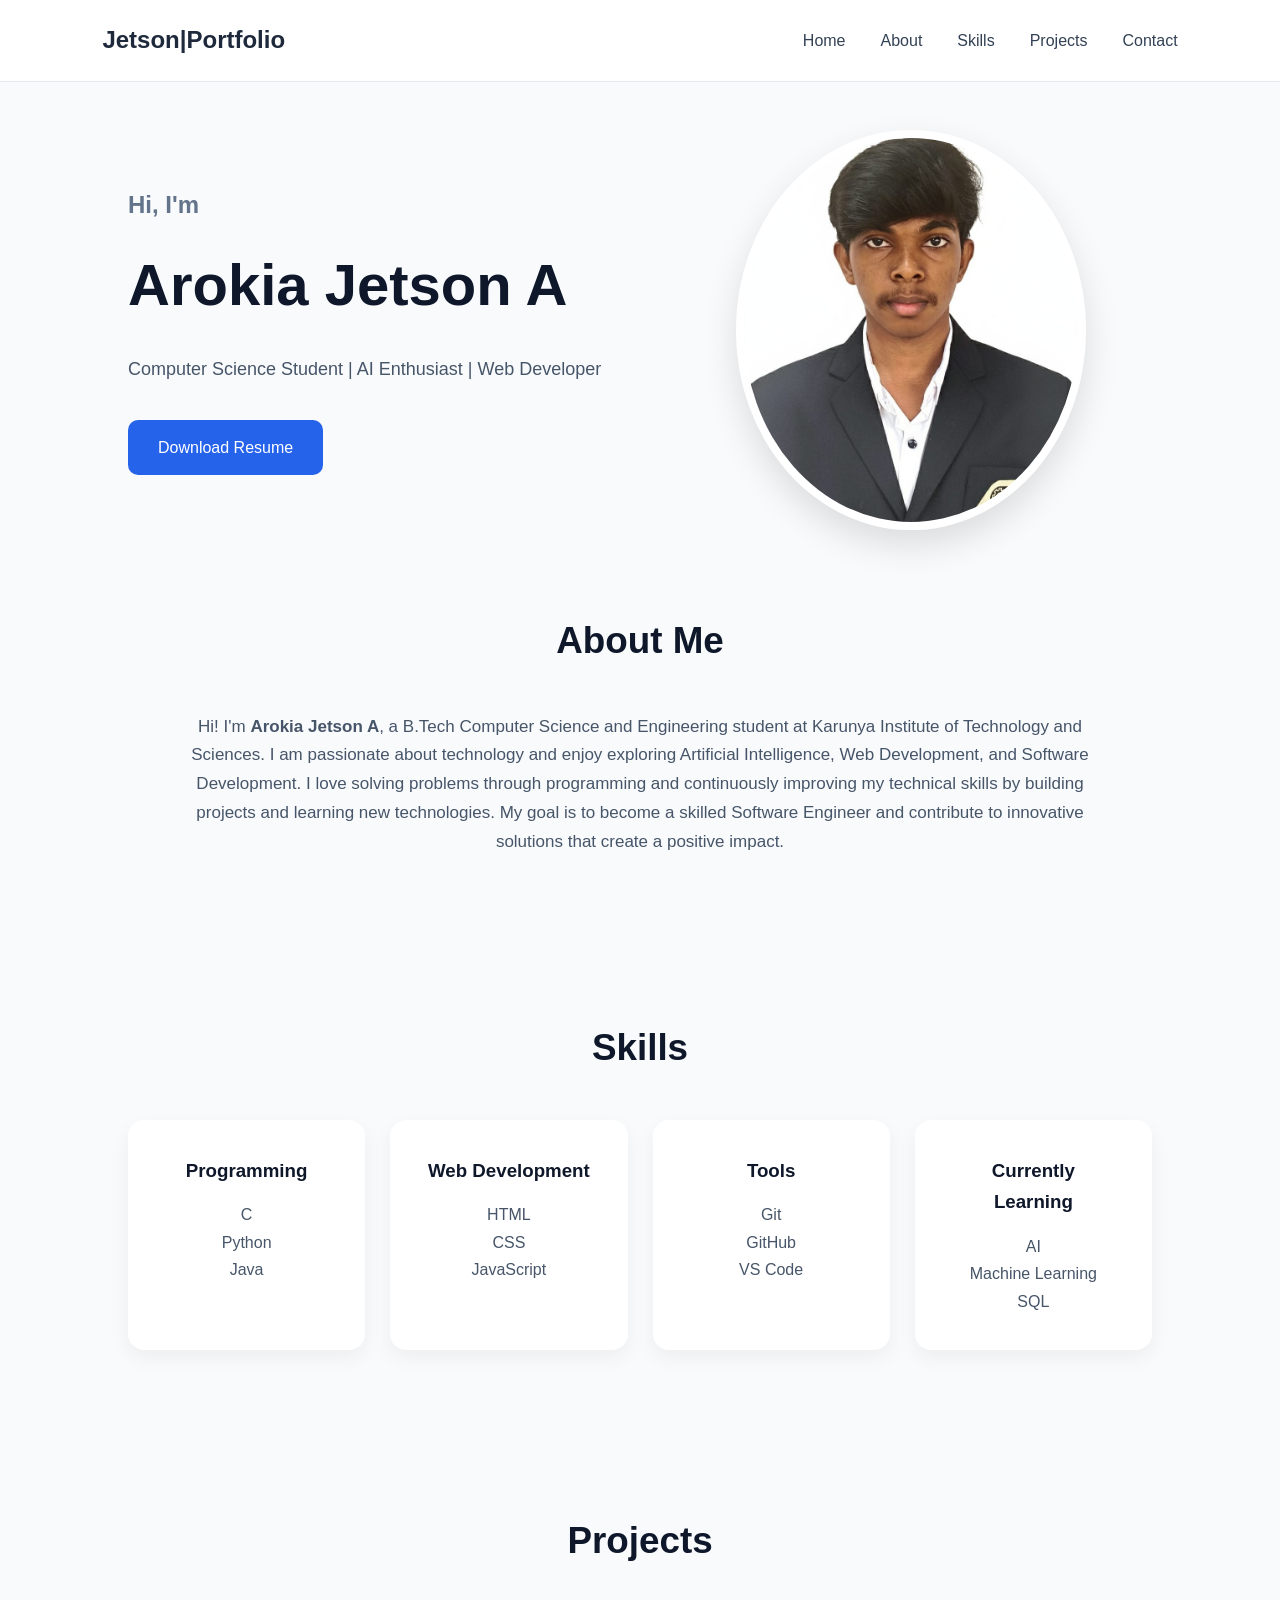
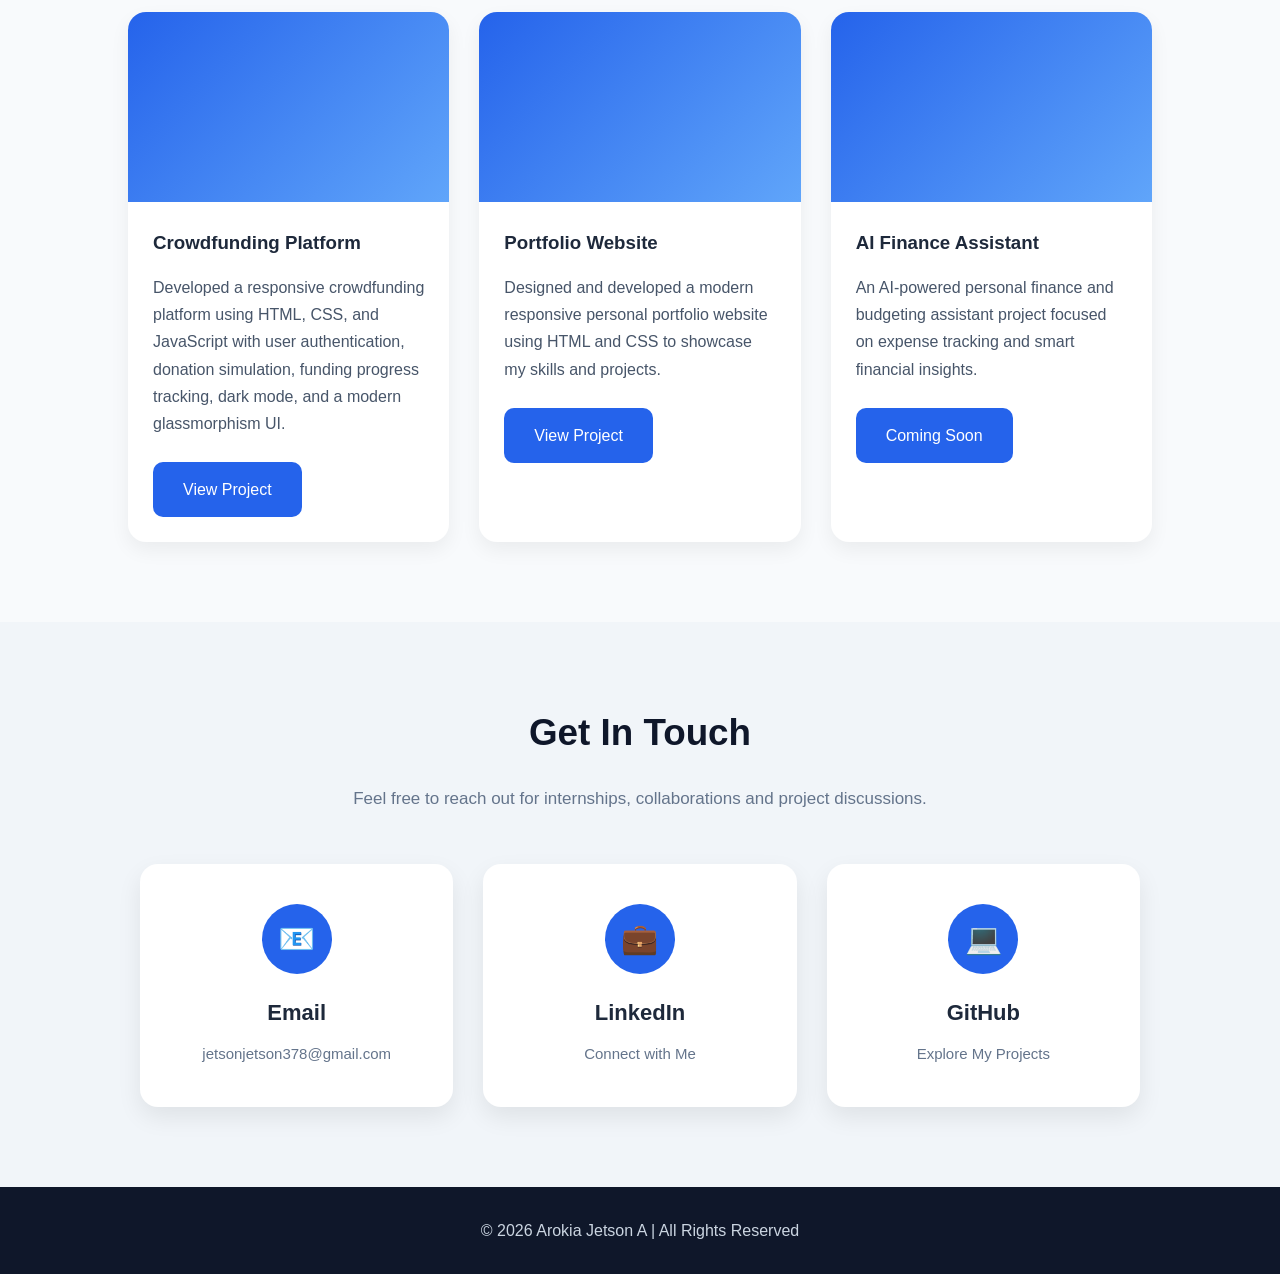
<file: index.html>
<!DOCTYPE html>
<html lang="en">
<head>
<meta charset="UTF-8">
<meta name="viewport" content="width=device-width, initial-scale=1.0">
<meta name="google-site-verification" content="tzlPLrhpujjJ-IihcIP6B505pAF_HFDDE6-1deWRkc4" />
<title>Arokia Jetson A | Portfolio</title>

<link rel="preconnect" href="https://fonts.googleapis.com">
<link rel="preconnect" href="https://fonts.gstatic.com" crossorigin>
<link rel="stylesheet" href="style.css">

</head>

<body>

<!-- Header -->

<header>

<div class="logo">
Jetson|Portfolio
</div>

<nav>
<a href="#home">Home</a>
<a href="#about">About</a>
<a href="#skills">Skills</a>
<a href="#projects">Projects</a>
<a href="#contact">Contact</a>
</nav>

</header>

<!-- Home -->

<section id="home">

<div class="hero">

<div class="hero-text">

<h1>Hi, I'm</h1>

<h2>Arokia Jetson A</h2>

<p>
Computer Science Student | AI Enthusiast | Web Developer
</p>

<a href="jetson_resume.pdf" class="btn" target="_blank">
Download Resume
</a>

</div>

<div class="profile">

<img src="jetson_pic.jpeg" alt="Arokia Jetson">

</div>

</div>

</section>

<!-- About -->

<section id="about">

<h1 class="title">About Me</h1>

<p>

Hi! I'm <strong>Arokia Jetson A</strong>, a B.Tech Computer Science and Engineering student at
Karunya Institute of Technology and Sciences.

I am passionate about technology and enjoy exploring Artificial Intelligence,
Web Development, and Software Development. I love solving problems through
programming and continuously improving my technical skills by building projects
and learning new technologies.

My goal is to become a skilled Software Engineer and contribute to innovative
solutions that create a positive impact.

</p>

</section>

<!-- Skills -->

<section id="skills">

<h1 class="title">Skills</h1>

<div class="skills">

<div class="skill-card">
<h3>Programming</h3>
<p>C<br>Python<br>Java</p>
</div>

<div class="skill-card">
<h3>Web Development</h3>
<p>HTML<br>CSS<br>JavaScript</p>
</div>

<div class="skill-card">
<h3>Tools</h3>
<p>Git<br>GitHub<br>VS Code</p>
</div>

<div class="skill-card">
<h3>Currently Learning</h3>
<p>AI<br>Machine Learning<br>SQL</p>
</div>

</div>

</section>

<!-- Projects -->

<section id="projects">

<h1 class="title">Projects</h1>

<div class="projects">

<!-- Project 1 -->

<div class="project">

<div class="project-img"></div>

<div class="project-content">

<h3>Crowdfunding Platform</h3>

<p>

Developed a responsive crowdfunding platform using HTML, CSS, and JavaScript
with user authentication, donation simulation, funding progress tracking,
dark mode, and a modern glassmorphism UI.

</p>

<a href="https://jetson17.github.io/crowd-funding/" target="_blank" class="btn">

View Project

</a>

</div>

</div>

<!-- Project 2 -->

<div class="project">

<div class="project-img"></div>

<div class="project-content">

<h3>Portfolio Website</h3>

<p>

Designed and developed a modern responsive personal portfolio website
using HTML and CSS to showcase my skills and projects.

</p>

<a href="https://jetson17.github.io/PORTFOLIO/" targrt="_blank" class="btn">

View Project

</a>

</div>

</div>

<!-- Project 3 -->

<div class="project">

<div class="project-img"></div>

<div class="project-content">

<h3>AI Finance Assistant</h3>

<p>

An AI-powered personal finance and budgeting assistant project
focused on expense tracking and smart financial insights.

</p>

<a href="#" class="btn">

Coming Soon

</a>

</div>

</div>

</div>

</section>

<!-- Contact -->

<section id="contact">

<h1 class="title">Get In Touch</h1>

<p class="contact-subtitle">

Feel free to reach out for internships, collaborations and project discussions.

</p>

<div class="contact-grid">

<a href="mailto:jetsonjetson378@gmail.com" class="contact-box">

<div class="contact-icon">
📧
</div>

<h3>Email</h3>

<p>
jetsonjetson378@gmail.com
</p>

</a>

<a href="https://www.linkedin.com/in/arokia-jetson-a-a34084378"
target="_blank"
class="contact-box">

<div class="contact-icon">
💼
</div>

<h3>LinkedIn</h3>

<p>
Connect with Me
</p>

</a>

<a href="https://github.com/xJetson17"
target="_blank"
class="contact-box">

<div class="contact-icon">
💻
</div>

<h3>GitHub</h3>

<p>
Explore My Projects
</p>

</a>

</div>

</section>

<!-- Footer -->

<footer>

<p>

© 2026 Arokia Jetson A | All Rights Reserved

</p>

</footer>

</body>

</html>
</file>
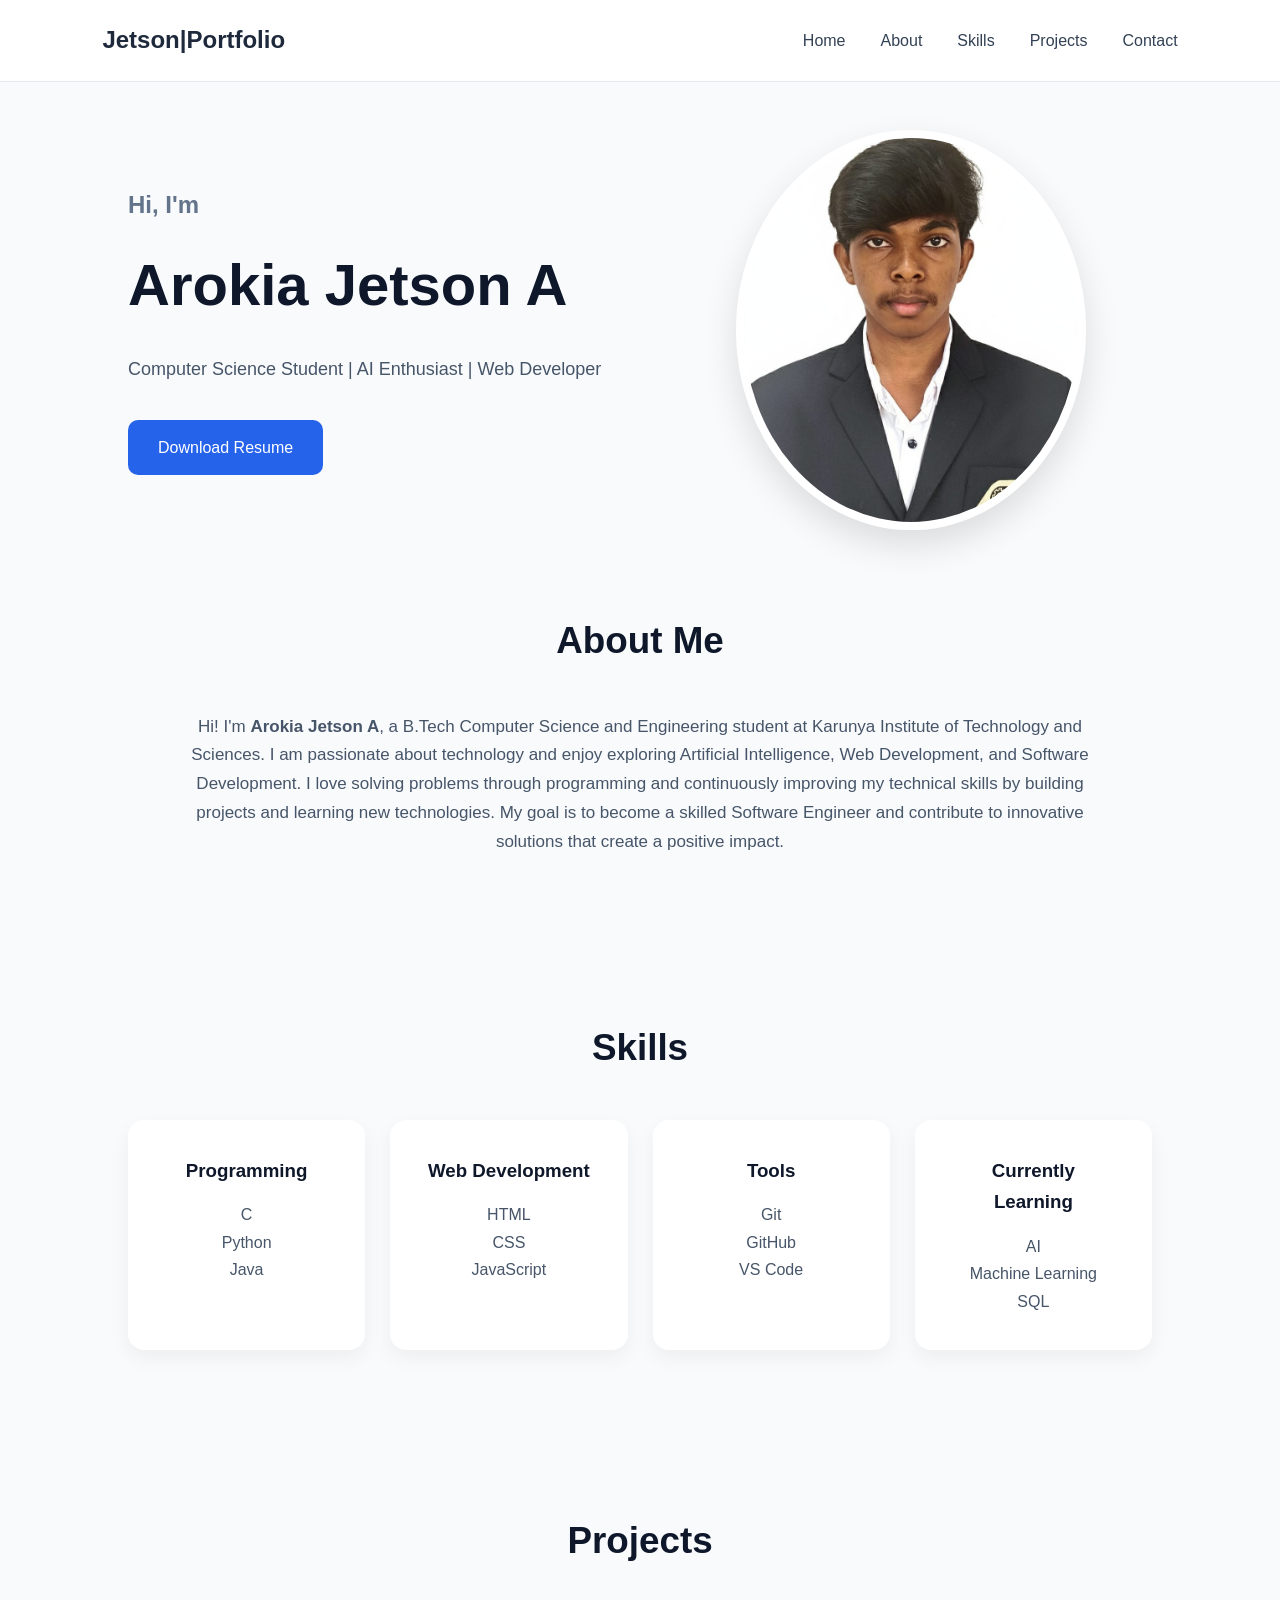
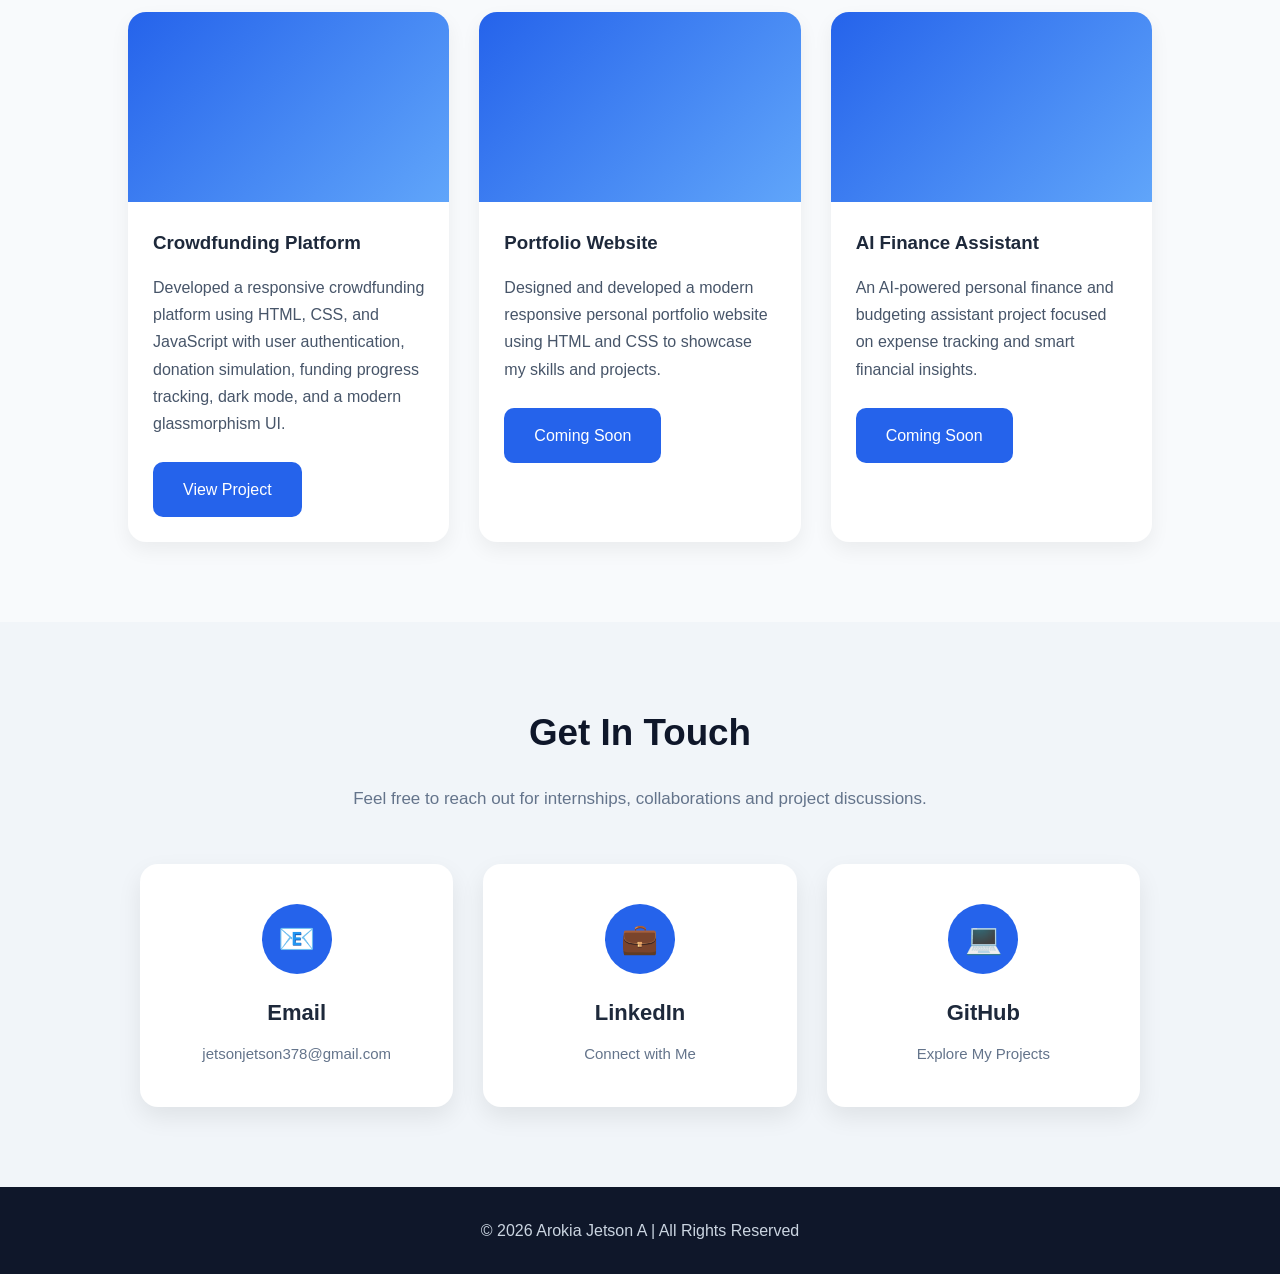
<file: port.html>
<!DOCTYPE html>
<html lang="en">
<head>
<meta charset="UTF-8">
<meta name="viewport" content="width=device-width, initial-scale=1.0">

<title>Arokia Jetson A | Portfolio</title>

<link rel="preconnect" href="https://fonts.googleapis.com">
<link rel="preconnect" href="https://fonts.gstatic.com" crossorigin>
<link rel="stylesheet" href="style.css">

</head>

<body>

<!-- Header -->

<header>

<div class="logo">
Jetson|Portfolio
</div>

<nav>
<a href="#home">Home</a>
<a href="#about">About</a>
<a href="#skills">Skills</a>
<a href="#projects">Projects</a>
<a href="#contact">Contact</a>
</nav>

</header>

<!-- Home -->

<section id="home">

<div class="hero">

<div class="hero-text">

<h1>Hi, I'm</h1>

<h2>Arokia Jetson A</h2>

<p>
Computer Science Student | AI Enthusiast | Web Developer
</p>

<a href="jetson_resume.pdf" class="btn" target="_blank">
Download Resume
</a>

</div>

<div class="profile">

<img src="jetson_pic.jpeg" alt="Arokia Jetson">

</div>

</div>

</section>

<!-- About -->

<section id="about">

<h1 class="title">About Me</h1>

<p>

Hi! I'm <strong>Arokia Jetson A</strong>, a B.Tech Computer Science and Engineering student at
Karunya Institute of Technology and Sciences.

I am passionate about technology and enjoy exploring Artificial Intelligence,
Web Development, and Software Development. I love solving problems through
programming and continuously improving my technical skills by building projects
and learning new technologies.

My goal is to become a skilled Software Engineer and contribute to innovative
solutions that create a positive impact.

</p>

</section>

<!-- Skills -->

<section id="skills">

<h1 class="title">Skills</h1>

<div class="skills">

<div class="skill-card">
<h3>Programming</h3>
<p>C<br>Python<br>Java</p>
</div>

<div class="skill-card">
<h3>Web Development</h3>
<p>HTML<br>CSS<br>JavaScript</p>
</div>

<div class="skill-card">
<h3>Tools</h3>
<p>Git<br>GitHub<br>VS Code</p>
</div>

<div class="skill-card">
<h3>Currently Learning</h3>
<p>AI<br>Machine Learning<br>SQL</p>
</div>

</div>

</section>

<!-- Projects -->

<section id="projects">

<h1 class="title">Projects</h1>

<div class="projects">

<!-- Project 1 -->

<div class="project">

<div class="project-img"></div>

<div class="project-content">

<h3>Crowdfunding Platform</h3>

<p>

Developed a responsive crowdfunding platform using HTML, CSS, and JavaScript
with user authentication, donation simulation, funding progress tracking,
dark mode, and a modern glassmorphism UI.

</p>

<a href="https://jetsonjetson378-maker.github.io/crowd-funding/"
target="_blank"
class="btn">

View Project

</a>

</div>

</div>

<!-- Project 2 -->

<div class="project">

<div class="project-img"></div>

<div class="project-content">

<h3>Portfolio Website</h3>

<p>

Designed and developed a modern responsive personal portfolio website
using HTML and CSS to showcase my skills and projects.

</p>

<a href="#" class="btn">

Coming Soon

</a>

</div>

</div>

<!-- Project 3 -->

<div class="project">

<div class="project-img"></div>

<div class="project-content">

<h3>AI Finance Assistant</h3>

<p>

An AI-powered personal finance and budgeting assistant project
focused on expense tracking and smart financial insights.

</p>

<a href="#" class="btn">

Coming Soon

</a>

</div>

</div>

</div>

</section>

<!-- Contact -->

<section id="contact">

<h1 class="title">Get In Touch</h1>

<p class="contact-subtitle">

Feel free to reach out for internships, collaborations and project discussions.

</p>

<div class="contact-grid">

<a href="mailto:jetsonjetson378@gmail.com" class="contact-box">

<div class="contact-icon">
📧
</div>

<h3>Email</h3>

<p>
jetsonjetson378@gmail.com
</p>

</a>

<a href="https://www.linkedin.com/in/arokia-jetson-a-a34084378"
target="_blank"
class="contact-box">

<div class="contact-icon">
💼
</div>

<h3>LinkedIn</h3>

<p>
Connect with Me
</p>

</a>

<a href="https://github.com/JetsonJetson378-maker"
target="_blank"
class="contact-box">

<div class="contact-icon">
💻
</div>

<h3>GitHub</h3>

<p>
Explore My Projects
</p>

</a>

</div>

</section>

<!-- Footer -->

<footer>

<p>

© 2026 Arokia Jetson A | All Rights Reserved

</p>

</footer>

</body>

</html>
</file>
<file: style.css>
/* ===========================
   Reset
=========================== */
*{
    margin:0;
    padding:0;
    box-sizing:border-box;
    scroll-behavior:smooth;
}

body{
    font-family:'Poppins',sans-serif;
    background:#f8fafc;
    color:#1e293b;
    line-height:1.7;
}

/* ===========================
   Header
=========================== */

header{
    width:100%;
    padding:20px 8%;
    display:flex;
    justify-content:space-between;
    align-items:center;
    position:fixed;
    top:0;
    left:0;
    background:rgba(255,255,255,.95);
    backdrop-filter:blur(10px);
    border-bottom:1px solid #e2e8f0;
    z-index:1000;
}

.logo{
    font-size:24px;
    font-weight:700;
}

nav{
    display:flex;
    gap:35px;
}

nav a{
    text-decoration:none;
    color:#334155;
    font-weight:500;
    transition:.3s;
}

nav a:hover{
    color:#2563eb;
}

/* ===========================
   Sections
=========================== */

section{
    padding:80px 10%;
}

.title{
    text-align:center;
    font-size:2.3rem;
    margin-bottom:40px;
    color:#0f172a;
}

/* ===========================
   Home Section
=========================== */

#home{
    padding-top:130px;
    padding-bottom:40px;
}

/* ===========================
   Hero
=========================== */

.hero{
    display:flex;
    justify-content:space-between;
    align-items:center;
    gap:60px;
}

.hero-text{
    flex:1;
}

.hero-text h1{
    font-size:24px;
    color:#64748b;
}

.hero-text h2{
    font-size:58px;
    margin:10px 0;
    color:#0f172a;
}

.hero-text p{
    font-size:18px;
    color:#475569;
    margin:20px 0 35px;
}

.profile{
    flex:1;
    display:flex;
    justify-content:center;
}

.profile img{
    width:350px;
    height:400px;
    object-fit:cover;
    border-radius:50%;
    border:8px solid white;
    box-shadow:0 15px 35px rgba(0,0,0,.12);
}

/* ===========================
   Buttons
=========================== */

.btn{
    display:inline-block;
    padding:14px 30px;
    background:#2563eb;
    color:white;
    text-decoration:none;
    border-radius:10px;
    font-weight:500;
    transition:.3s;
}

.btn:hover{
    background:#1d4ed8;
    transform:translateY(-3px);
}

/* ===========================
   About
=========================== */

#about{
    padding-top:40px;
}

#about p{
    max-width:900px;
    margin:auto;
    text-align:center;
    color:#475569;
    font-size:17px;
}

/* ===========================
   Skills
=========================== */

.skills{
    display:grid;
    grid-template-columns:repeat(auto-fit,minmax(220px,1fr));
    gap:25px;
}

.skill-card{
    background:white;
    padding:35px;
    border-radius:16px;
    text-align:center;
    box-shadow:0 8px 20px rgba(0,0,0,.05);
    transition:.3s;
}

.skill-card:hover{
    transform:translateY(-8px);
}

.skill-card h3{
    margin-bottom:15px;
    color:#0f172a;
}

.skill-card p{
    color:#475569;
}

/* ===========================
   Projects
=========================== */

.projects{
    display:grid;
    grid-template-columns:repeat(auto-fit,minmax(320px,1fr));
    gap:30px;
}

.project{
    background:white;
    border-radius:18px;
    overflow:hidden;
    box-shadow:0 8px 20px rgba(0,0,0,.06);
    transition:.3s;
}

.project:hover{
    transform:translateY(-8px);
}

.project-img{
    height:190px;
    background:linear-gradient(135deg,#2563eb,#60a5fa);
}

.project-content{
    padding:25px;
}

.project-content h3{
    margin-bottom:15px;
}

.project-content p{
    color:#475569;
    margin-bottom:25px;
}

/* ===========================
   Contact
=========================== */

#contact{
    background:#f1f5f9;
    text-align:center;
}

.contact-subtitle{
    color:#64748b;
    margin-top:-20px;
    margin-bottom:50px;
    font-size:17px;
}

.contact-grid{
    display:grid;
    grid-template-columns:repeat(auto-fit,minmax(250px,1fr));
    gap:30px;
    max-width:1000px;
    margin:auto;
}

.contact-box{
    background:#fff;
    padding:40px 25px;
    border-radius:18px;
    text-decoration:none;
    color:#1e293b;
    box-shadow:0 10px 25px rgba(0,0,0,.08);
    transition:.35s;
}

.contact-box:hover{
    transform:translateY(-10px);
    box-shadow:0 18px 35px rgba(37,99,235,.18);
}

.contact-icon{
    width:70px;
    height:70px;
    margin:auto;
    margin-bottom:20px;
    background:#2563eb;
    color:white;
    border-radius:50%;
    display:flex;
    justify-content:center;
    align-items:center;
    font-size:30px;
}

.contact-box h3{
    margin-bottom:10px;
    font-size:22px;
}

.contact-box p{
    color:#64748b;
    font-size:15px;
}

/* ===========================
   Footer
=========================== */

footer{
    text-align:center;
    padding:30px;
    background:#0f172a;
    color:#cbd5e1;
}

/* ===========================
   Mobile
=========================== */

@media(max-width:900px){

header{
    flex-direction:column;
    gap:15px;
}

nav{
    gap:20px;
    flex-wrap:wrap;
    justify-content:center;
}

.hero{
    flex-direction:column-reverse;
    text-align:center;
}

.hero-text h2{
    font-size:42px;
}

.hero-text p{
    font-size:16px;
}

.profile img{
    width:260px;
    height:260px;
    object-fit:cover;
}

section{
    padding:70px 8%;
}

}
</file>
